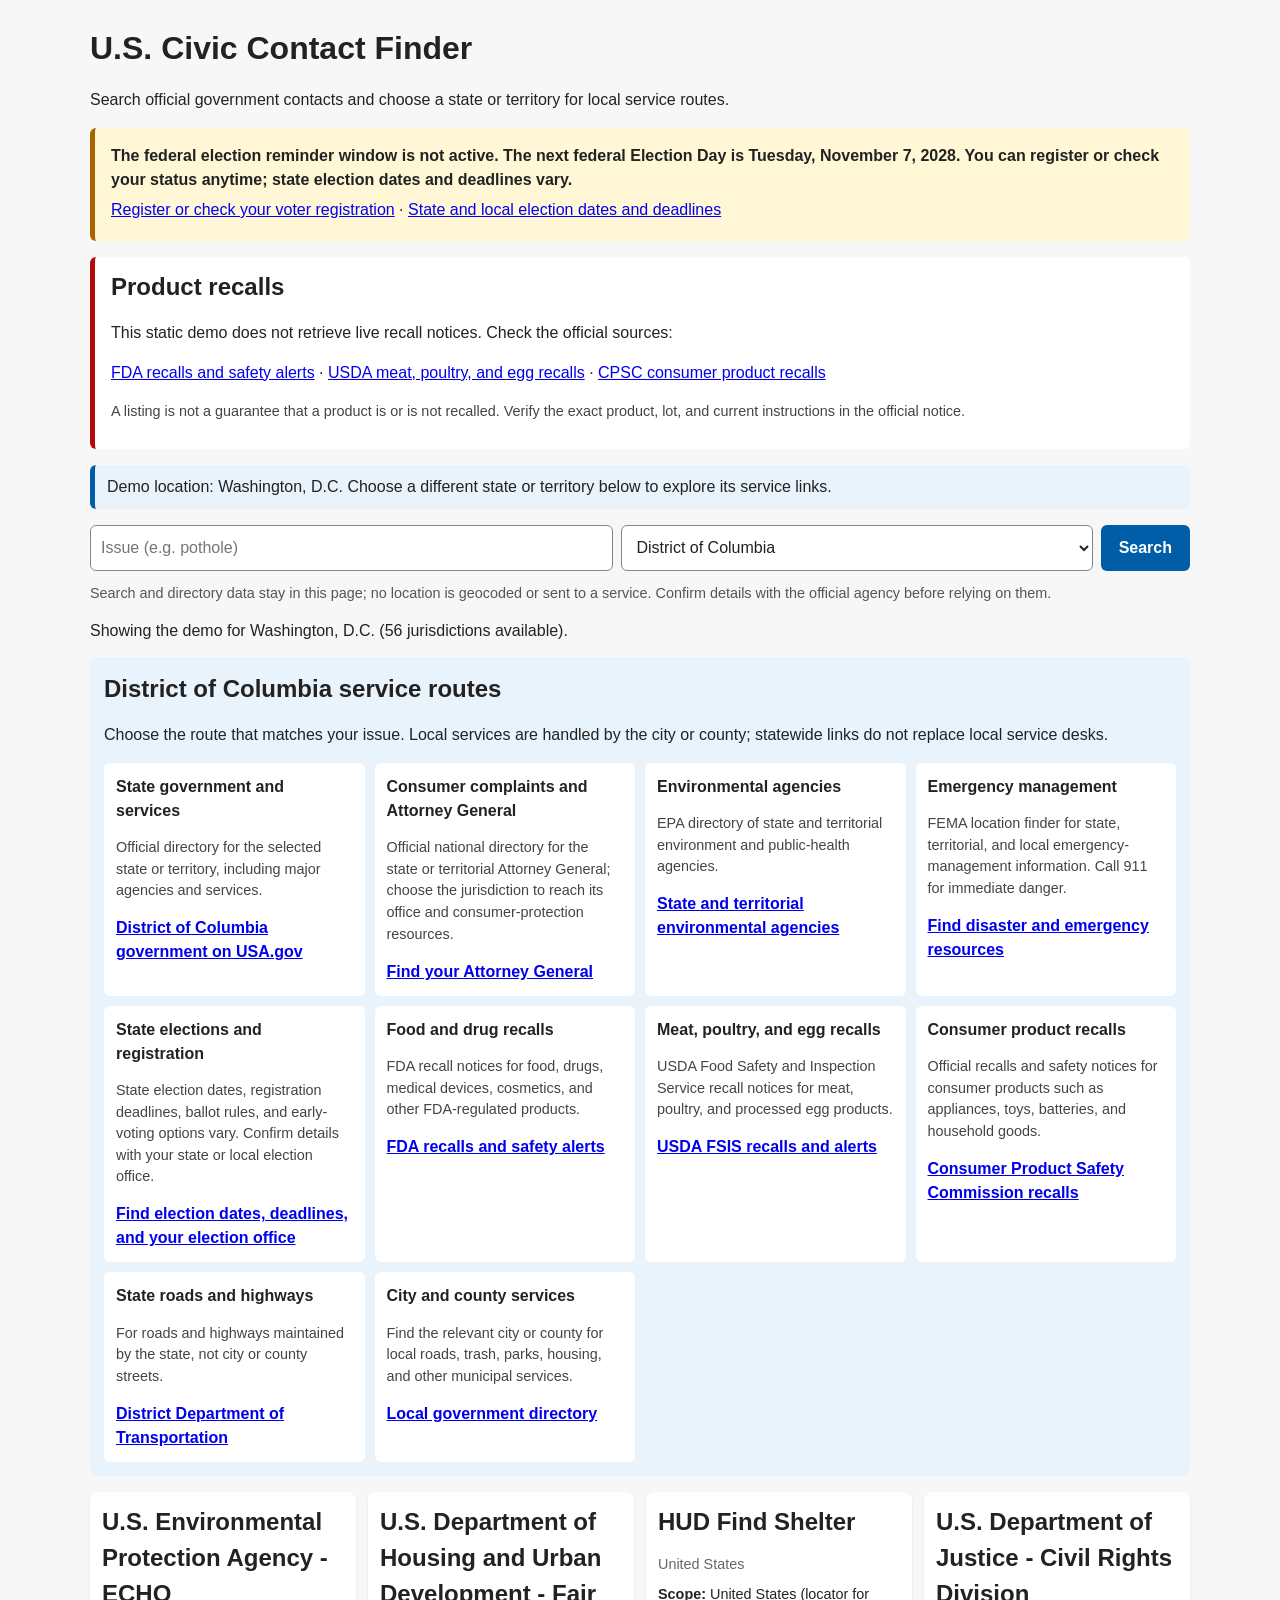
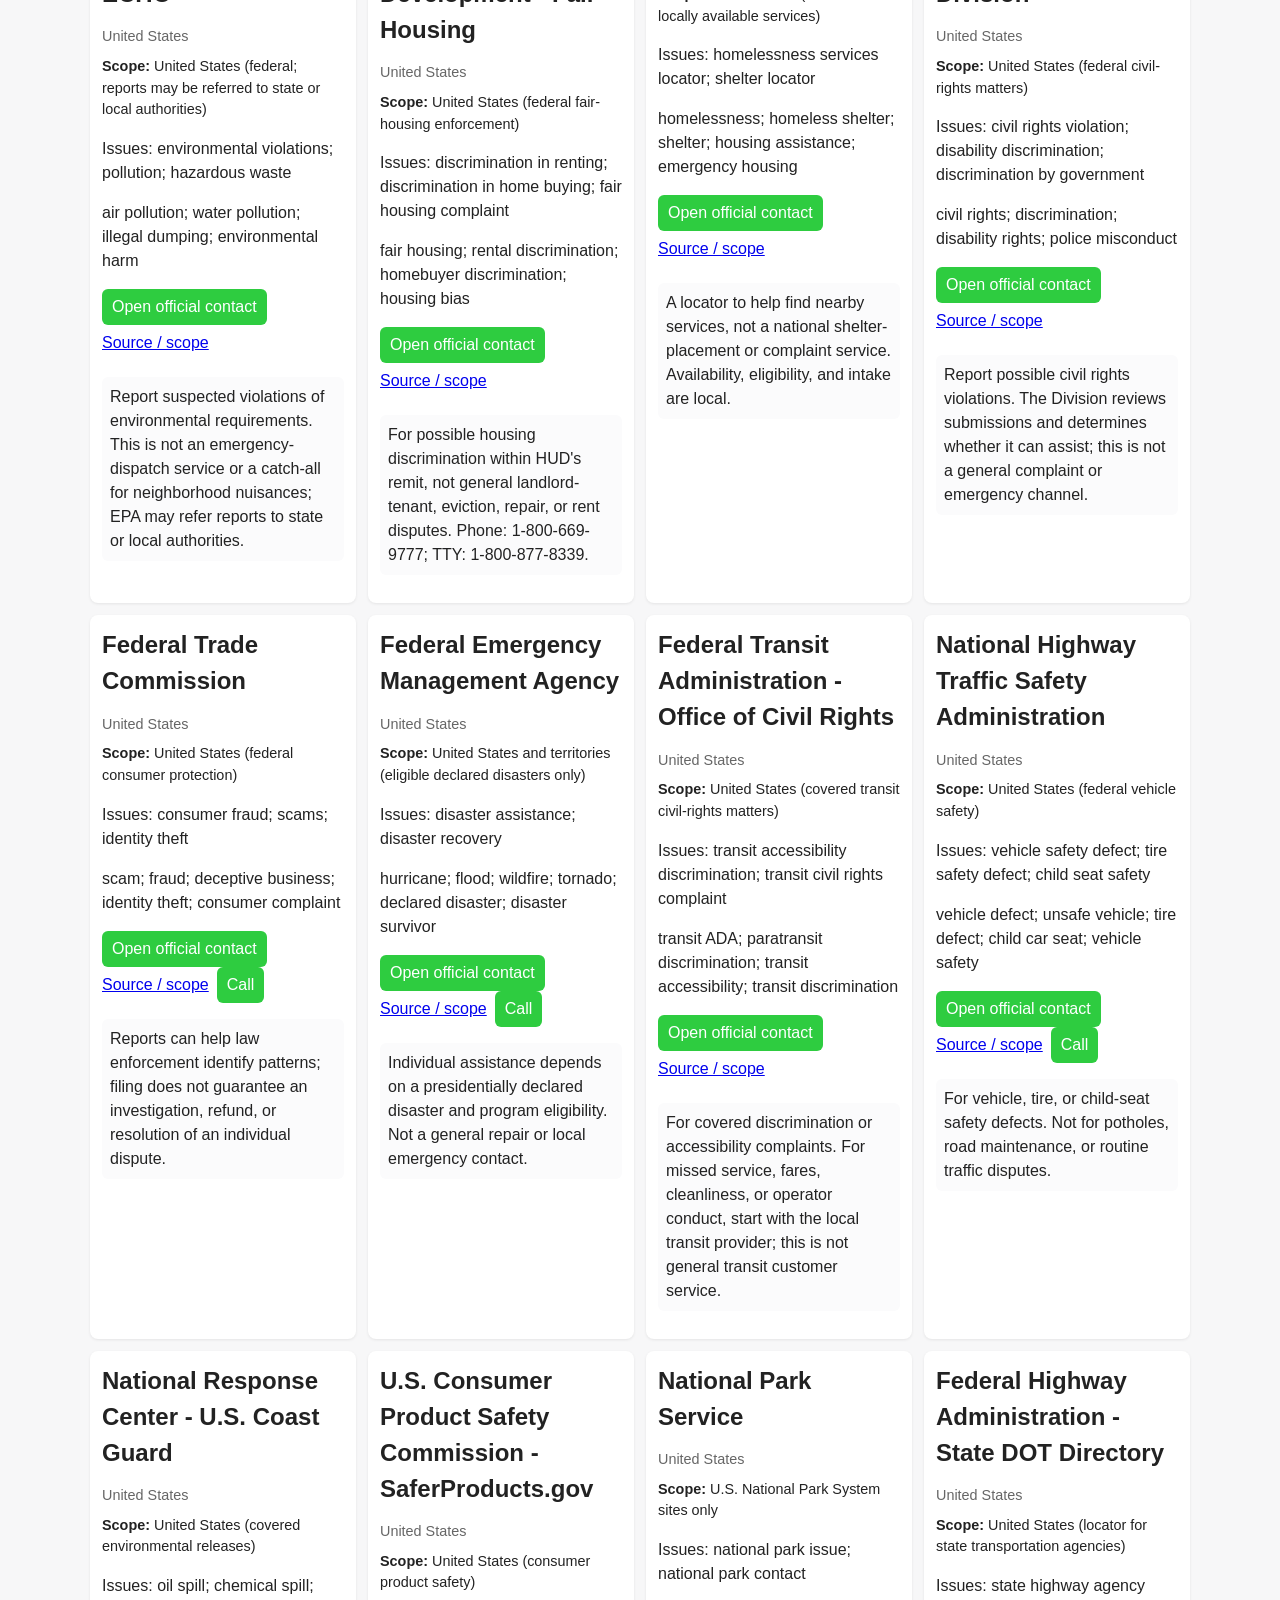
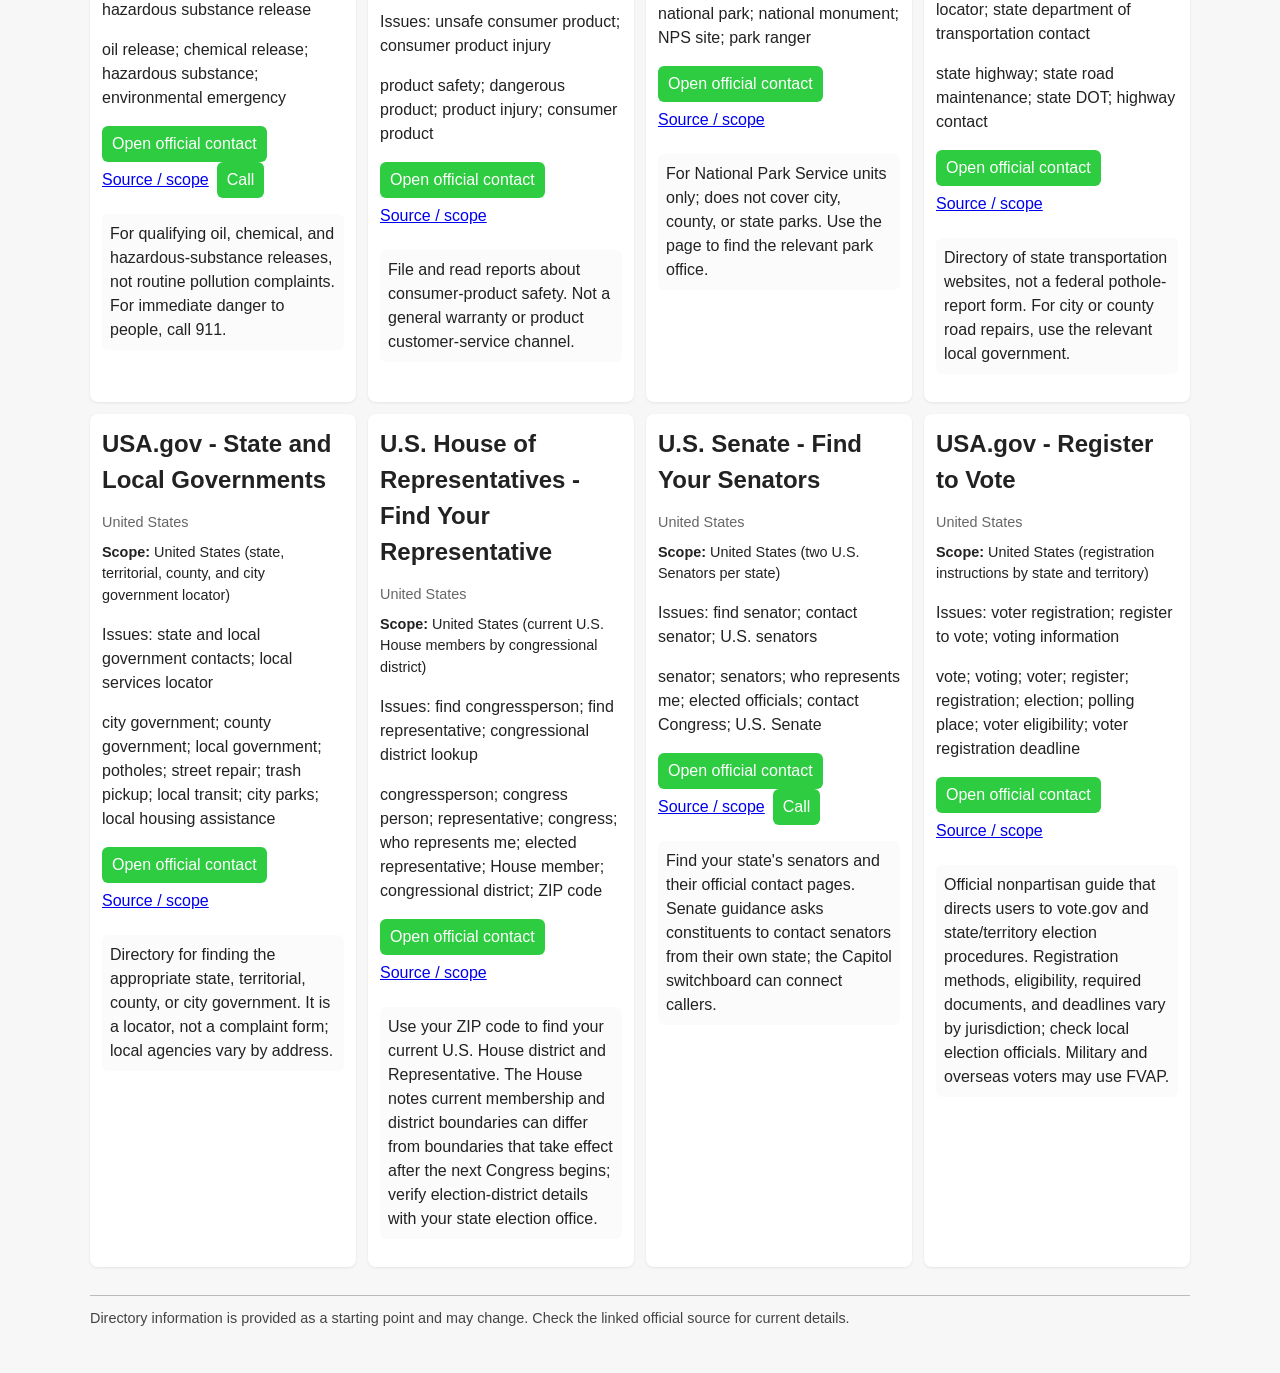
<file: Demo/index.html>
<!doctype html>
<html lang="en">
<head>
  <meta charset="utf-8">
  <meta name="viewport" content="width=device-width, initial-scale=1">
  <meta name="description" content="Find official U.S. government contacts and civic service routes.">
  <title>U.S. Civic Contact Finder</title>
  <link rel="stylesheet" href="./style.css">
  <script src="./app.js" defer></script>
</head>
<body>
  <main>
    <a class="skip-link" href="#mainContent">Skip to main content</a>
    <div id="mainContent">
      <h1>U.S. Civic Contact Finder</h1>
      <p>Search official government contacts and choose a state or territory for local service routes.</p>

      <section id="electionBanner" class="election-banner" aria-label="Election and voter registration information" aria-live="polite"></section>
      <section id="recallBanner" class="recall-banner" aria-label="Product recall information">
        <h2>Product recalls</h2>
        <p>This static demo does not retrieve live recall notices. Check the official sources:</p>
        <p>
          <a href="https://www.fda.gov/safety/recalls-market-withdrawals-safety-alerts" target="_blank" rel="noopener noreferrer">FDA recalls and safety alerts</a> ·
          <a href="https://www.fsis.usda.gov/recalls-alerts" target="_blank" rel="noopener noreferrer">USDA meat, poultry, and egg recalls</a> ·
          <a href="https://www.cpsc.gov/Recalls" target="_blank" rel="noopener noreferrer">CPSC consumer product recalls</a>
        </p>
        <p class="recall-note">A listing is not a guarantee that a product is or is not recalled. Verify the exact product, lot, and current instructions in the official notice.</p>
      </section>

      <div class="demo-location" role="note">Demo location: Washington, D.C. Choose a different state or territory below to explore its service links.</div>

      <div class="search">
        <label class="visually-hidden" for="q">Issue or service</label>
        <input id="q" maxlength="200" placeholder="Issue (e.g. pothole)">
        <label class="visually-hidden" for="state">State or territory</label>
        <select id="state" aria-label="State or territory" disabled>
          <option value="">Loading jurisdictions…</option>
        </select>
        <button id="searchBtn" type="button" disabled>Search</button>
      </div>
      <p class="privacy-note">Search and directory data stay in this page; no location is geocoded or sent to a service. Confirm details with the official agency before relying on them.</p>

      <div id="locationStatus" class="location-status" role="status" aria-live="polite"></div>
      <div id="stateRouting" aria-live="polite"></div>
      <div id="results" class="grid" aria-live="polite"></div>
    </div>
    <footer>
      <p>Directory information is provided as a starting point and may change. Check the linked official source for current details.</p>
    </footer>
  </main>
</body>
</html>
</file>
<file: Demo/style.css>
@import url("./civic_contact_finder/static/style.css");

.search {
  grid-template-columns: minmax(180px, 1fr) minmax(180px, 0.9fr) auto;
}

.demo-location {
  margin: 16px 0;
  padding: 10px 12px;
  border-left: 5px solid #005ea8;
  border-radius: 6px;
  background: #e9f3fb;
}

@media (max-width: 700px) {
  .search {
    grid-template-columns: 1fr;
  }
}
</file>
